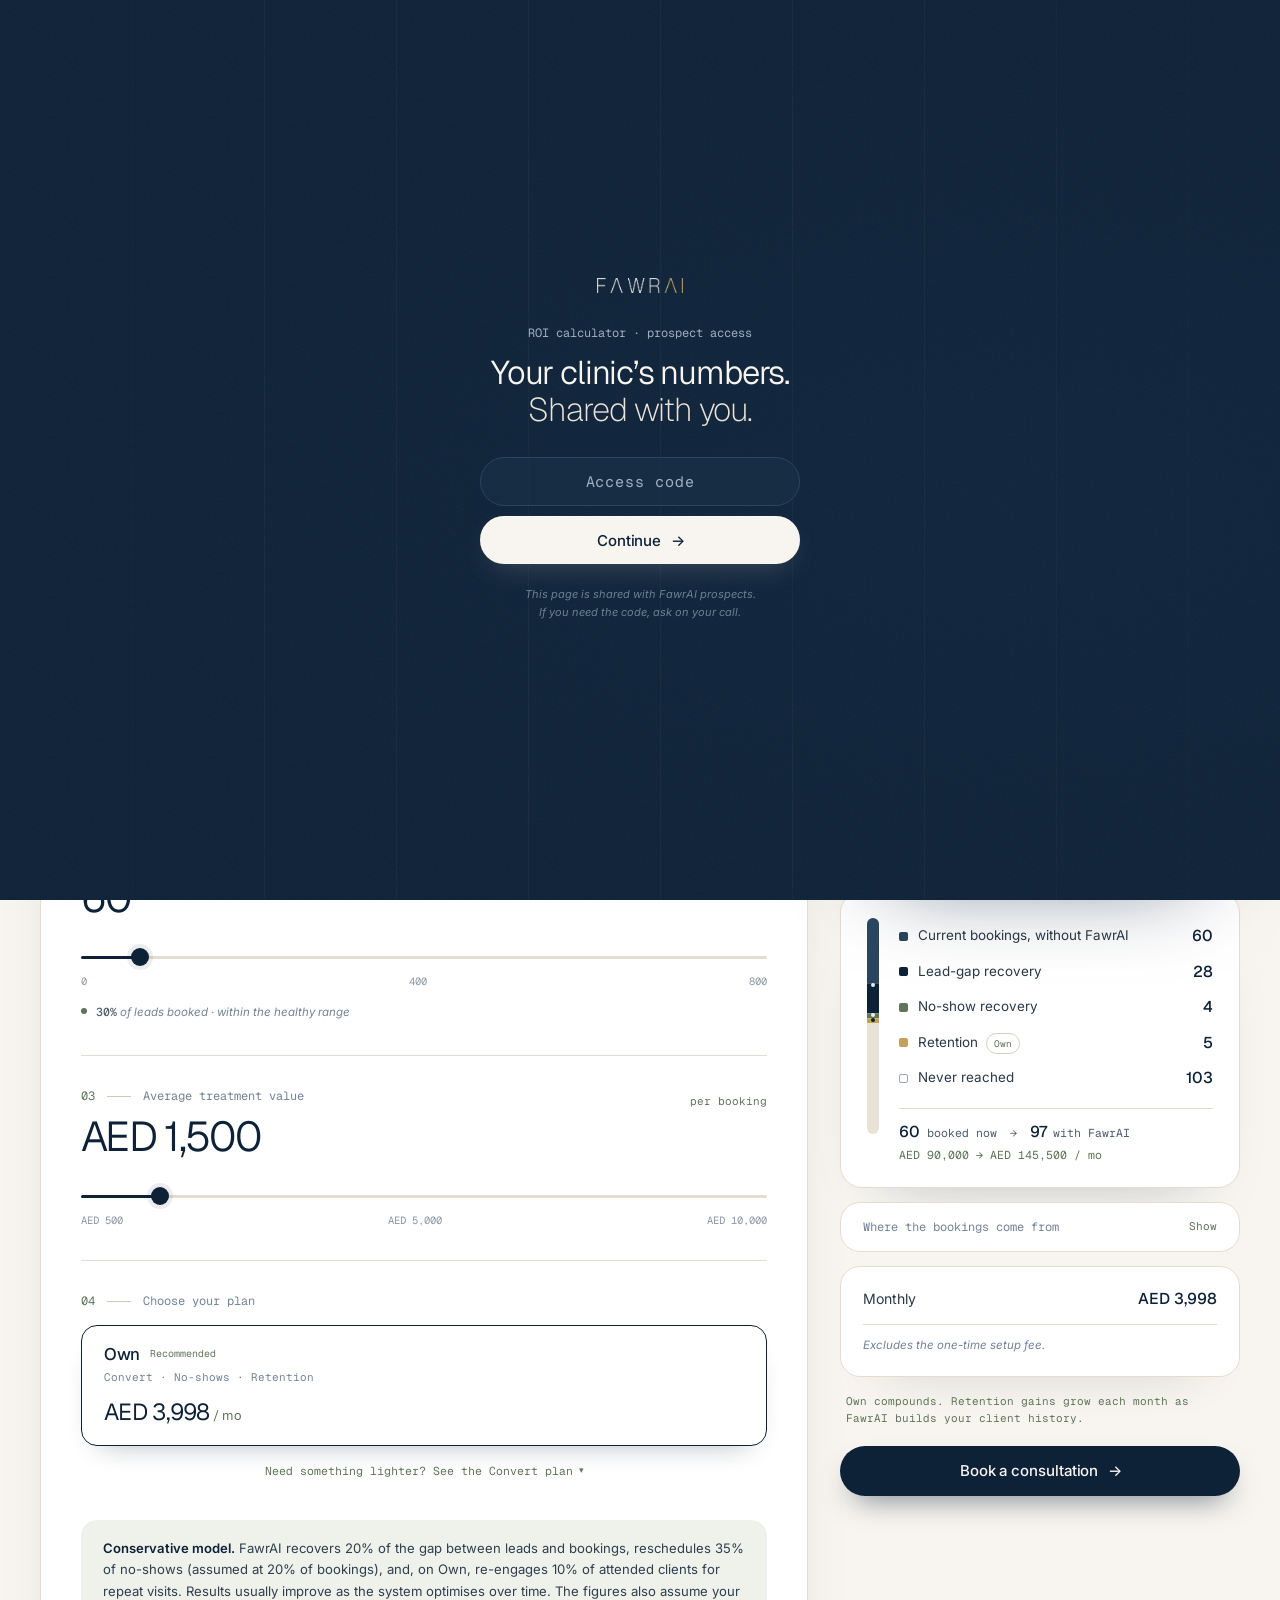
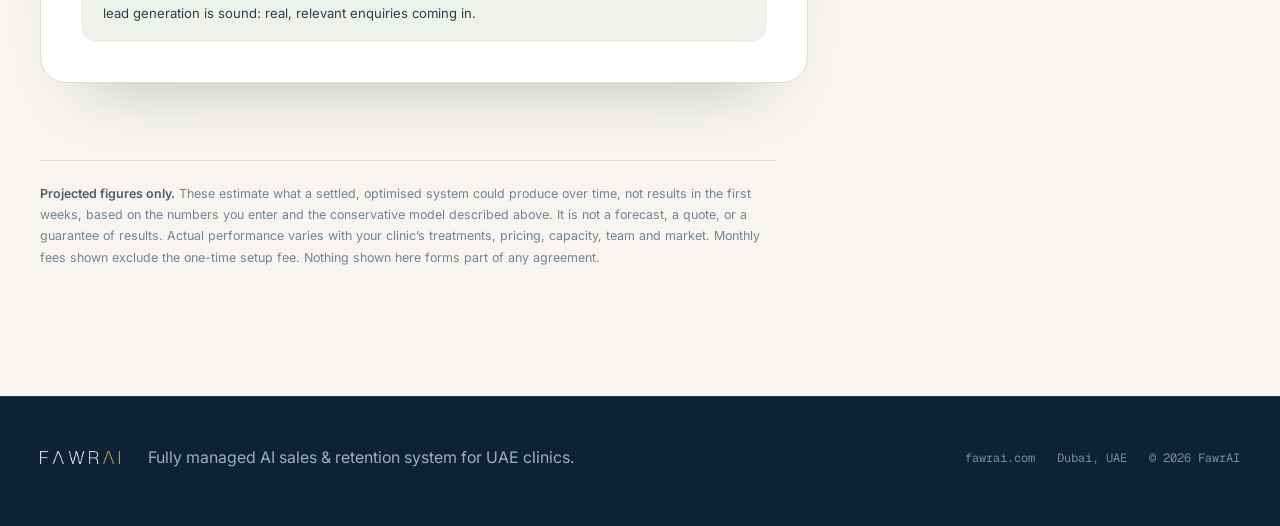
<file: index.html>
<!DOCTYPE html>
<html lang="en">
<head>
<meta charset="utf-8">
<meta name="viewport" content="width=device-width, initial-scale=1, viewport-fit=cover">
<title>FawrAI &middot; ROI calculator</title>
<meta name="robots" content="noindex">
<meta name="description" content="Model what FawrAI recovers from your clinic's own numbers: lead volume, current bookings and average treatment value.">
<meta name="theme-color" content="#0D2137">

<link rel="icon" type="image/png" href="favicon-32.png">
<link rel="icon" type="image/png" sizes="512x512" href="favicon.png">
<link rel="apple-touch-icon" href="apple-touch-icon.png">

<link rel="preconnect" href="https://fonts.googleapis.com">
<link rel="preconnect" href="https://fonts.gstatic.com" crossorigin>
<link rel="stylesheet" href="https://fonts.googleapis.com/css2?family=Geist:wght@200..500&family=Geist+Mono:wght@400;500&family=Inter:wght@400;500&display=swap">
<link rel="stylesheet" href="roi.css">
</head>
<body>

<!-- ACCESS GATE -->
<div id="roi-gate" class="gate" role="dialog" aria-modal="true" aria-labelledby="gate-title">
  <div class="gate__bg" aria-hidden="true"></div>
  <div class="gate__inner">
    <img src="logo-light-cropped.png" alt="FawrAI" width="92" height="16" class="gate__logo">
    <p class="gate__label">ROI calculator &middot; prospect access</p>
    <h1 id="gate-title" class="gate__title"><span>Your clinic&rsquo;s numbers.</span><span class="soft">Shared with you.</span></h1>
    <div class="gate__form">
      <input id="gate-pw" type="password" placeholder="Access code" autocomplete="off" aria-label="Access code">
      <div id="gate-error" class="gate__error" role="alert">That code isn&rsquo;t right. Try again.</div>
      <button id="gate-submit" type="button" class="btn btn--primary">Continue <span class="btn__arrow" aria-hidden="true">&rarr;</span></button>
    </div>
    <p class="gate__note">This page is shared with FawrAI prospects.<br>If you need the code, ask on your call.</p>
  </div>
</div>

<header class="nav" id="nav">
  <div class="nav__inner">
    <a class="nav__logo" href="https://fawrai.com/" aria-label="FawrAI home">
      <img src="logo-light-cropped.png" alt="FawrAI" width="86" height="14">
    </a>
    <a href="https://fawrai.com/" class="nav__back">&larr;&nbsp;&nbsp;fawrai.com</a>
  </div>
</header>

<main id="main">

  <section class="top" aria-labelledby="roi-title">
    <div class="wrap top__in">
      <p class="label reveal"><b>ROI</b>Calculator</p>
      <h1 id="roi-title" class="top__title reveal"><span>Honest math,</span><span class="soft">on your clinic&rsquo;s numbers.</span></h1>
      <p class="top__lead reveal">Move the three sliders. Watch the month re-sort in real time: what you already book, what FawrAI adds on top, and what never gets reached.</p>
    </div>
  </section>

  <section class="calc" aria-label="ROI calculator">
    <div class="wrap">
      <div class="calc__grid">

        <!-- INPUTS -->
        <div class="calc__inputs reveal">

          <div class="field">
            <div class="field__head">
              <div>
                <p class="label"><b>01</b>Monthly leads</p>
                <div id="leadsValue" class="field__num">200</div>
              </div>
            </div>
            <input id="leadsSlider" type="range" min="0" max="800" step="10" value="200" aria-label="Monthly leads">
            <div class="ticks"><span>0</span><span>400</span><span>800</span></div>
          </div>

          <div class="field">
            <div class="field__head">
              <div>
                <p class="label"><b>02</b>Currently booking</p>
                <div id="bookedValue" class="field__num">60</div>
              </div>
              <span class="field__unit">bookings / mo</span>
            </div>
            <input id="bookedSlider" type="range" min="0" max="800" step="5" value="60" aria-label="Current bookings per month">
            <div class="ticks"><span>0</span><span>400</span><span>800</span></div>
            <p id="healthyBadge" class="healthy">
              <span id="healthyRate">30%</span> of leads booked &middot; <span id="healthyLabel">within the healthy range</span>
            </p>
          </div>

          <div class="field">
            <div class="field__head">
              <div>
                <p class="label"><b>03</b>Average treatment value</p>
                <div class="field__num">AED&nbsp;<span id="priceValue">1,500</span></div>
              </div>
              <span class="field__unit">per booking</span>
            </div>
            <input id="priceSlider" type="range" min="500" max="10000" step="100" value="1500" aria-label="Average treatment value in AED">
            <div class="ticks"><span>AED 500</span><span>AED 5,000</span><span>AED 10,000</span></div>
          </div>

          <div class="field field--plan">
            <p class="label"><b>04</b>Choose your plan</p>
            <button id="tierOwn" class="plan active" data-tier="own" type="button">
              <span class="plan__row">
                <span class="plan__name">Own</span>
                <span class="plan__rec">Recommended</span>
              </span>
              <span class="plan__desc">Convert &middot; No-shows &middot; Retention</span>
              <span class="plan__price">AED&nbsp;<span id="tierOwnPrice" class="roi-big-num">3,998</span><i> / mo</i></span>
            </button>

            <button id="convertToggle" class="plan__toggle" type="button">
              <span>Need something lighter? See the Convert plan</span>
              <span id="convertToggleIcon" class="plan__toggle-icon">&#9662;</span>
            </button>
            <div id="convertPanel" class="plan__panel">
              <button id="tierConvert" class="plan" data-tier="convert" type="button">
                <span class="plan__row"><span class="plan__name">Convert</span></span>
                <span class="plan__desc">Lead gap &middot; No-shows</span>
                <span class="plan__price">AED&nbsp;<span id="tierConvertPrice" class="roi-big-num">3,598</span><i> / mo</i></span>
              </button>
            </div>
          </div>

          <p class="calc__model">
            <strong>Conservative model.</strong> FawrAI recovers 20% of the gap between leads and bookings, reschedules 35% of no-shows (assumed at 20% of bookings), and, on Own, re-engages 10% of attended clients for repeat visits. Results usually improve as the system optimises over time. The figures also assume your lead generation is sound: real, relevant enquiries coming in.
          </p>
        </div>

        <!-- RESULTS -->
        <aside class="calc__results" aria-label="Projected result">
          <div class="result-panel reveal">
            <p class="result-panel__k">Your projected net gain</p>
            <div class="result-panel__num">AED&nbsp;<span id="netGain" class="roi-big-num">0</span></div>
            <p class="result-panel__sub">net monthly gain after subscription</p>
            <div class="result-panel__foot">
              <p>Break-even at <strong id="breakeven">0</strong> extra bookings<span id="surplusNote">.</span></p>
              <p class="result-panel__roi"><span id="roiMultiple">0&times;</span> monthly return on the subscription.</p>
            </div>
          </div>

          <figure class="flow reveal" aria-labelledby="flow-cap">
            <div class="flow__track" role="img" aria-label="A stacked bar showing this month's leads split into what you already book, what FawrAI adds on top, and what is never reached.">
              <div class="flow__seg flow__seg--booked" id="flowBooked"></div>
              <div class="flow__seg flow__seg--gap flow__seg--worked" id="flowGap"></div>
              <div class="flow__seg flow__seg--noshow flow__seg--worked" id="flowNoshow"></div>
              <div class="flow__seg flow__seg--reten flow__seg--worked" id="flowReten"></div>
              <div class="flow__seg flow__seg--lost" id="flowLost"></div>
            </div>
            <ul class="flow__legend">
              <li><i class="sw sw--booked"></i><span>Current bookings, without FawrAI</span><b id="legBooked" class="roi-big-num">0</b></li>
              <li><i class="sw sw--gap"></i><span>Lead-gap recovery</span><b id="legGap" class="roi-big-num">0</b></li>
              <li><i class="sw sw--noshow"></i><span>No-show recovery</span><b id="legNoshow" class="roi-big-num">0</b></li>
              <li id="legRetenRow"><i class="sw sw--reten"></i><span>Retention <em>Own</em></span><b id="legReten" class="roi-big-num">0</b></li>
              <li><i class="sw sw--lost"></i><span>Never reached</span><b id="legLost" class="roi-big-num">0</b></li>
            </ul>
            <figcaption id="flow-cap" class="delta">
              <b id="beforeBookings" class="roi-big-num">0</b> booked now
              <span class="delta__arw" aria-hidden="true">&rarr;</span>
              <b id="afterBookings" class="roi-big-num">0</b> with FawrAI
              <span class="delta__rev">AED <span id="beforeRevenue" class="roi-big-num">0</span> &rarr; AED <span id="afterRevenue" class="roi-big-num">0</span> / mo</span>
            </figcaption>
          </figure>

          <div class="drawer reveal">
            <button id="breakdownToggle" class="drawer__toggle" type="button">
              <span class="drawer__k">Where the bookings come from</span>
              <span id="breakdownLabel" class="drawer__state">Show</span>
            </button>
            <div id="breakdownPanel" class="drawer__panel">
              <div class="drawer__body">
                <div class="row"><span>Lead gap recovery</span><span class="row__v">+<span id="bdGap" class="roi-big-num">0</span></span></div>
                <div class="row"><span>No-show recovery</span><span class="row__v">+<span id="bdNoshow" class="roi-big-num">0</span></span></div>
                <div id="ownRows" class="own-rows" hidden>
                  <div class="row"><span>Client retention <i class="tag-own">Own</i></span><span class="row__v">+<span id="bdRetention" class="roi-big-num">0</span></span></div>
                </div>
              </div>
            </div>
          </div>

          <div class="fees reveal">
            <div class="row"><span>Monthly</span><span class="row__v">AED <span id="feeMonthly" class="roi-big-num">0</span></span></div>
            <p class="fees__note">Excludes the one-time setup fee.</p>
          </div>

          <p id="ownNote" class="own-note" hidden>Own compounds. Retention gains grow each month as FawrAI builds your client history.</p>

          <a href="https://fawrai.com/#contact" class="btn btn--dark calc__cta reveal">Book a consultation <span class="btn__arrow" aria-hidden="true">&rarr;</span></a>
        </aside>
      </div>

      <p class="disclaimer reveal">
        <strong>Projected figures only.</strong> These estimate what a settled, optimised system could produce over time, not results in the first weeks, based on the numbers you enter and the conservative model described above. It is not a forecast, a quote, or a guarantee of results. Actual performance varies with your clinic&rsquo;s treatments, pricing, capacity, team and market. Monthly fees shown exclude the one-time setup fee. Nothing shown here forms part of any agreement.
      </p>
    </div>
  </section>
</main>

<footer class="foot">
  <div class="wrap foot__inner">
    <img src="logo-light-cropped.png" alt="FawrAI" width="80" height="13" class="foot__logo">
    <p class="foot__tag">Fully managed AI sales &amp; retention system for UAE clinics.</p>
    <p class="foot__meta">
      <a href="https://fawrai.com/">fawrai.com</a>
      <span>Dubai, UAE</span>
      <span>&copy; 2026 FawrAI</span>
    </p>
  </div>
</footer>

<script src="roi.js" defer></script>
</body>
</html>
</file>
<file: roi.css>
/* ============================================================
   FawrAI · ROI calculator
   Same system as the main site: navy rooms with a light box,
   a light room with white cards and a navy result box.
   Geist / Inter / Geist Mono.
   ============================================================ */

:root {
  --navy:     #0D2137;
  --navy-90:  #1A3149;
  --navy-80:  #2A4560;
  --paper:    #F8F5F0;
  --dim:      #9DB0C2;
  --sage:     #8A9E85;
  --sage-d:   #5E7558;
  --gold:     #D4AF6E;

  --ink:      #0D2137;
  --ink-2:    #4C5D6E;
  --ink-3:    #738397;
  --lline:    #E3DDD0;

  --f-display: 'Geist', 'Helvetica Neue', Arial, sans-serif;
  --f-body:    'Inter', 'Helvetica Neue', Arial, sans-serif;
  --f-mono:    'Geist Mono', ui-monospace, 'SFMono-Regular', Menlo, monospace;

  --t-body: clamp(0.9375rem, 0.9rem + 0.12vw, 1rem);
  --lh-body: 1.65;
  --t-mono: 12px;

  --expo: cubic-bezier(0.16, 1, 0.3, 1);
  --out:  cubic-bezier(0.22, 0.61, 0.36, 1);
}

*, *::before, *::after { box-sizing: border-box; }
html { -webkit-text-size-adjust: 100%; background: var(--navy); scroll-behavior: smooth; }
body {
  margin: 0;
  background: var(--paper);
  color: var(--ink);
  font-family: var(--f-body);
  font-size: 1rem;
  line-height: 1.6;
  -webkit-font-smoothing: antialiased;
  -moz-osx-font-smoothing: grayscale;
  text-rendering: optimizeLegibility;
}
img { display: block; max-width: 100%; height: auto; }
a { color: inherit; text-decoration: none; }
p { margin: 0; }
::selection { background: var(--gold); color: var(--navy); }

.wrap { max-width: 1320px; margin: 0 auto; padding: 0 40px; }

/* ---------- buttons ---------- */
.btn {
  display: inline-flex; align-items: center; justify-content: center; gap: 10px;
  height: 50px; padding: 0 22px 0 24px;
  border: 0; border-radius: 999px; cursor: pointer;
  font: 500 15px/1 var(--f-body);
  letter-spacing: -0.005em;
  transition: background 500ms var(--out), box-shadow 700ms var(--out);
}
.btn:focus-visible { outline: 1.5px solid var(--gold); outline-offset: 3px; }
.btn__arrow { display: inline-block; transition: transform 600ms var(--expo); }
.btn--primary {
  background: var(--paper); color: var(--navy);
  box-shadow: 0 1px 0 rgba(255,255,255,0.4) inset, 0 10px 30px -12px rgba(248,245,240,0.25);
}
.btn--dark { background: var(--navy); color: var(--paper); box-shadow: 0 14px 30px -14px rgba(13,33,55,0.7); }
@media (hover: hover) {
  .btn:hover .btn__arrow { transform: translateX(3px); }
  .btn--primary:hover { background: #FFFDF8; }
  .btn--dark:hover { background: #17304A; }
}

/* ---------- nav ---------- */
.nav {
  position: fixed; inset: 0 0 auto 0; z-index: 50;
  border-bottom: 1px solid transparent;
  transition: background 500ms var(--out), border-color 500ms var(--out);
}
.nav.is-stuck {
  background: rgba(13, 33, 55, 0.97);
  -webkit-backdrop-filter: blur(18px) saturate(125%);
  backdrop-filter: blur(18px) saturate(125%);
  border-bottom-color: rgba(157, 176, 194, 0.12);
}
.nav__inner {
  max-width: 1320px; margin: 0 auto;
  padding: 26px 40px;
  display: flex; align-items: center; gap: 40px;
  transition: padding 500ms var(--out);
}
.nav.is-stuck .nav__inner { padding-top: 16px; padding-bottom: 16px; }
.nav__logo img { width: 86px; height: auto; }
.nav__back { margin-left: auto; font-size: 13.5px; color: var(--dim); transition: color 400ms var(--out); }
.nav__back:hover { color: var(--paper); }

/* ---------- the headline treatment shared with the main site ---------- */
.label {
  display: flex; align-items: center; gap: 12px;
  font: 400 var(--t-mono)/1 var(--f-mono);
  color: var(--dim);
  margin: 0 0 28px;
}
.label b { font-weight: 400; color: var(--sage); }
.label b::after { content: ""; display: inline-block; width: 24px; height: 1px; background: var(--navy-80); margin-left: 12px; vertical-align: 3px; }
.soft { display: block; font-weight: 200; letter-spacing: -0.038em; color: #E9E3D8; margin-top: 0.06em; }

/* ---------- hero (dark room) ---------- */
.top {
  position: relative; isolation: isolate; overflow: hidden;
  background:
    radial-gradient(120% 120% at 82% 0%, #11284180 0%, transparent 60%),
    var(--navy);
  color: var(--paper);
}
.top::before, .gate__bg::after {
  content: ""; position: absolute; inset: -50%; z-index: -1; pointer-events: none;
  opacity: 0.05; mix-blend-mode: overlay;
  background-image: url("data:image/svg+xml,%3Csvg xmlns='http://www.w3.org/2000/svg' width='160' height='160'%3E%3Cfilter id='n'%3E%3CfeTurbulence type='fractalNoise' baseFrequency='0.9' numOctaves='2' stitchTiles='stitch'/%3E%3C/filter%3E%3Crect width='100%25' height='100%25' filter='url(%23n)'/%3E%3C/svg%3E");
}
.top__in { padding-top: clamp(132px, 14vw, 176px); padding-bottom: clamp(64px, 8vw, 104px); }
.top__title {
  margin: 0;
  font-family: var(--f-display); font-weight: 340;
  font-size: clamp(2.08rem, 0.92rem + 3.12vw, 3.9rem);
  line-height: 1.02; letter-spacing: -0.042em;
  color: var(--paper); text-wrap: balance;
}
.top__title span { display: block; }
.top__lead { margin-top: 30px; max-width: 34rem; font-size: var(--t-body); line-height: var(--lh-body); color: var(--dim); }

/* ---------- gate ---------- */
.gate {
  position: fixed; inset: 0; z-index: 9999;
  display: flex; align-items: center; justify-content: center;
  background:
    radial-gradient(120% 90% at 78% 55%, #11284180 0%, transparent 60%),
    var(--navy);
  color: var(--paper);
  overflow: hidden; isolation: isolate;
  transition: opacity 320ms var(--out);
}
.gate.unlocked { opacity: 0; pointer-events: none; }
.gate__bg { position: absolute; inset: 0; z-index: -1; pointer-events: none; }
.gate__bg::before {
  content: ""; position: absolute; inset: 0;
  background-image: linear-gradient(90deg, rgba(255,255,255,0.03) 1px, transparent 1px);
  background-size: 132px 100%;
  -webkit-mask-image: linear-gradient(90deg, transparent, #000 22%, #000 78%, transparent);
  mask-image: linear-gradient(90deg, transparent, #000 22%, #000 78%, transparent);
}
.gate__inner { position: relative; width: 100%; max-width: 500px; padding: 0 24px; text-align: center; }
.gate__logo { width: 86px; height: auto; margin: 0 auto 34px; opacity: 0.92; }
.gate__label { margin: 0 0 16px; font: 400 var(--t-mono)/1 var(--f-mono); color: var(--dim); }
.gate__title {
  margin: 0 0 30px;
  font-family: var(--f-display); font-weight: 340;
  font-size: clamp(1.4rem, 1.1rem + 1.2vw, 2.05rem);
  line-height: 1.08; letter-spacing: -0.036em;
  color: var(--paper); text-wrap: balance;
}
.gate__title span { display: block; }
.gate__form { display: flex; flex-direction: column; gap: 10px; max-width: 320px; margin: 0 auto; }
#gate-pw {
  width: 100%;
  font: 400 15px/1.4 var(--f-mono); letter-spacing: 0.1em; text-align: center;
  color: var(--paper);
  background: rgba(26, 49, 73, 0.6);
  border: 1px solid var(--navy-80); border-radius: 999px;
  padding: 13px 20px; outline: none;
  -webkit-appearance: none; appearance: none;
  transition: border-color 400ms var(--out), background 400ms var(--out);
}
#gate-pw::placeholder { color: var(--dim); letter-spacing: 0.06em; }
#gate-pw:focus { border-color: var(--sage); background: rgba(26, 49, 73, 0.85); }
#gate-pw.shake { animation: gate-shake 340ms var(--out); }
@keyframes gate-shake { 0%, 100% { transform: translateX(0); } 25% { transform: translateX(-8px); } 75% { transform: translateX(8px); } }
.gate__error { display: none; font: 400 11px/1.4 var(--f-mono); color: #E0A08A; }
.gate .btn { width: 100%; height: 48px; }
.gate__note { margin-top: 22px; font: italic 400 11px/1.6 var(--f-body); color: rgba(157, 176, 194, 0.65); }

/* ---------- calculator (light room) ---------- */
.calc { background: var(--paper); padding: clamp(56px, 7vw, 96px) 0 clamp(80px, 10vw, 128px); }
.calc__grid { display: grid; grid-template-columns: minmax(0, 1fr) 400px; gap: 32px; align-items: start; }

.calc .label { color: var(--ink-3); margin: 0 0 14px; }
.calc .label b { color: var(--sage-d); }
.calc .label b::after { background: #CFC7B8; }

.calc__inputs {
  background: #fff; border: 1px solid var(--lline); border-radius: 26px;
  padding: 6px 40px 40px;
  box-shadow: 0 1px 0 rgba(255,255,255,0.9) inset, 0 40px 70px -50px rgba(13, 33, 55, 0.35);
}

.field { padding: 34px 0; border-top: 1px solid var(--lline); }
.field:first-child { border-top: 0; }
.field__head { display: flex; justify-content: space-between; align-items: flex-start; gap: 20px; margin-bottom: 22px; }
.field__num {
  font-family: var(--f-display); font-weight: 340;
  font-size: 2.6rem; letter-spacing: -0.04em; line-height: 1; color: var(--ink);
}
.field__unit { font: 400 11px/1 var(--f-mono); color: var(--sage-d); white-space: nowrap; padding-top: 6px; }

/* sliders */
input[type=range] {
  -webkit-appearance: none; appearance: none;
  width: 100%; height: 3px; border-radius: 999px;
  background: linear-gradient(90deg, var(--navy) 0 var(--p, 25%), #E3DDD0 var(--p, 25%));
  outline: none; cursor: pointer; margin: 8px 0 6px;
}
input[type=range]::-webkit-slider-thumb {
  -webkit-appearance: none; width: 18px; height: 18px; border-radius: 50%;
  background: var(--navy); border: 0; cursor: pointer;
  box-shadow: 0 0 0 4px rgba(13,33,55,0.08);
  transition: box-shadow 160ms var(--out), transform 160ms var(--out);
}
input[type=range]::-moz-range-thumb {
  width: 18px; height: 18px; border-radius: 50%;
  background: var(--navy); border: 0; cursor: pointer;
  transition: box-shadow 160ms var(--out), transform 160ms var(--out);
}
input[type=range]:focus-visible::-webkit-slider-thumb { box-shadow: 0 0 0 4px rgba(212,175,110,0.45); }
input[type=range]:active::-webkit-slider-thumb { box-shadow: 0 0 0 7px rgba(13,33,55,0.12); transform: scale(1.06); }
input[type=range]:active::-moz-range-thumb { transform: scale(1.06); }
.ticks { display: flex; justify-content: space-between; margin-top: 10px; font: 400 10.5px/1 var(--f-mono); color: #8B97A5; }

.healthy {
  margin: 16px 0 0; padding-left: 15px; position: relative;
  font-size: 0.72rem; font-style: italic; line-height: 1.5; color: var(--ink-3);
}
.healthy::before {
  content: ""; position: absolute; left: 0; top: 0.5em;
  width: 6px; height: 6px; border-radius: 50%; background: var(--sage);
  transition: background 220ms var(--out);
}
.healthy #healthyRate { font-family: var(--f-mono); font-style: normal; font-weight: 500; color: var(--ink-2); }
.healthy.low::before { background: #B5554A; }
.healthy.low { color: #8f4a41; }
.healthy.healthy::before { background: var(--sage-d); }
.healthy.strong::before { background: var(--gold); }
.healthy.strong { color: #A07F3F; }

/* plan tiles */
.field--plan { padding-bottom: 6px; }
.field--plan .label { margin-bottom: 18px; }
.plan {
  display: block; width: 100%; text-align: left; font: inherit; color: inherit;
  background: #FCFAF5;
  border: 1px solid var(--lline); border-radius: 16px;
  padding: 20px 22px; cursor: pointer;
  transition: border-color 220ms var(--out), background 220ms var(--out), box-shadow 220ms var(--out);
}
.plan + .plan { margin-top: 8px; }
.plan:hover { border-color: #B9C2CC; }
.plan.active { border-color: var(--navy); background: #fff; box-shadow: 0 14px 30px -20px rgba(13,33,55,0.45); }
.plan__row { display: flex; align-items: center; gap: 10px; }
.plan__name { font: 500 1.05rem/1 var(--f-display); color: var(--ink); letter-spacing: -0.015em; }
.plan__rec { font: 400 10px/1 var(--f-mono); color: var(--sage-d); }
.plan__desc { display: block; margin: 8px 0 14px; font: 400 11px/1.4 var(--f-mono); color: var(--ink-3); }
.plan__price { display: block; font: 380 1.45rem/1.1 var(--f-display); letter-spacing: -0.03em; color: var(--ink); }
.plan__price i { font-style: normal; font-size: 0.82rem; color: var(--sage-d); font-weight: 400; letter-spacing: 0; }
.plan__toggle {
  display: flex; align-items: center; justify-content: center; gap: 6px;
  width: 100%; background: none; border: 0; cursor: pointer;
  padding: 16px 4px 4px;
  font: 400 11.5px/1.5 var(--f-mono); color: var(--sage-d); text-align: center;
}
.plan__toggle:hover { color: var(--ink); }
.plan__toggle-icon { flex: none; font-size: 9px; transition: transform 220ms var(--out); }
.plan__toggle.open .plan__toggle-icon { transform: rotate(180deg); }
.plan__panel { max-height: 0; overflow: hidden; transition: max-height 380ms var(--out); }
.plan__panel.open { max-height: 260px; }
.plan__panel .plan { margin-top: 4px; }

.calc__model {
  margin: 30px 0 0; padding: 18px 22px;
  background: #EEF2EB; border-radius: 16px;
  font-size: 0.82rem; line-height: 1.65; color: #2F3E4D;
}
.calc__model strong { color: var(--ink); font-weight: 600; }

/* ---------- results ---------- */
.calc__results { position: sticky; top: 88px; display: flex; flex-direction: column; gap: 14px; }

.result-panel {
  position: relative; overflow: hidden;
  background:
    radial-gradient(80% 100% at 100% 0%, rgba(212, 175, 110, 0.13), transparent 55%),
    var(--navy);
  color: var(--paper);
  border-radius: 26px; padding: 32px 32px 28px;
  box-shadow: 0 50px 90px -50px rgba(13, 33, 55, 0.65);
}
.result-panel__k { margin-bottom: 14px; font: 400 var(--t-mono)/1 var(--f-mono); color: var(--dim); }
.result-panel__num {
  font-family: var(--f-display); font-weight: 340;
  font-size: clamp(2.5rem, 2rem + 1.8vw, 3.3rem);
  letter-spacing: -0.04em; line-height: 1; color: var(--paper);
}
.result-panel__sub { margin-top: 10px; font: 400 11px/1.4 var(--f-mono); color: var(--dim); }
.result-panel__foot { margin-top: 22px; padding-top: 20px; border-top: 1px solid var(--navy-80); }
.result-panel__foot p { font-size: 0.85rem; color: var(--dim); }
.result-panel__foot strong { color: var(--gold); font-weight: 500; }
.result-panel__roi { margin-top: 6px; font: 400 11px/1.4 var(--f-mono) !important; color: rgba(157, 176, 194, 0.7) !important; }

/* the month, re-sorted live */
.flow {
  margin: 0; padding: 26px 26px 22px;
  background: #fff; border: 1px solid var(--lline); border-radius: 22px;
  display: grid; grid-template-columns: 12px 1fr; gap: 0 20px;
  box-shadow: 0 1px 0 rgba(255,255,255,0.9) inset, 0 34px 60px -48px rgba(13, 33, 55, 0.35);
}
.flow__track {
  grid-row: 1 / 3;
  width: 12px; height: 216px; border-radius: 999px;
  background: #E9E3D6; overflow: hidden;
  display: flex; flex-direction: column;
}
.flow__seg { flex-grow: 0; flex-basis: 0; min-height: 0; width: 100%; position: relative; transition: flex-grow 420ms var(--out); }
.flow__seg + .flow__seg { box-shadow: inset 0 1px 0 rgba(255,255,255,0.22); }
.flow__seg--lost + .flow__seg, .flow__seg + .flow__seg--lost { box-shadow: none; }
.flow__seg--booked { background: var(--navy-80); }
.flow__seg--gap    { background: var(--navy); }
.flow__seg--noshow { background: var(--sage-d); }
.flow__seg--reten  { background: #C59F5D; }
.flow__seg--lost   { background: transparent; }
.flow__seg--worked::after {
  content: ""; position: absolute; left: 50%; width: 4px; height: 4px;
  margin-left: -2px; border-radius: 50%;
  background: rgba(255,255,255,0.9);
  animation: flow-drift 2.6s linear infinite;
}
.flow__seg--noshow::after { animation-duration: 3.1s; animation-delay: -0.8s; }
.flow__seg--reten::after  { animation-duration: 3.6s; animation-delay: -1.6s; background: var(--navy); }
@keyframes flow-drift {
  0%   { top: -20%; opacity: 0; }
  15%  { opacity: 1; }
  85%  { opacity: 1; }
  100% { top: 120%; opacity: 0; }
}
.flow__legend { grid-column: 2; list-style: none; margin: 0; padding: 0; align-self: start; }
.flow__legend li { display: flex; align-items: center; gap: 10px; padding: 7px 0; font-size: 0.84rem; color: #2B3947; }
.flow__legend li[hidden] { display: none; }
.flow__legend em {
  font: 400 9.5px/1 var(--f-mono); font-style: normal; color: var(--sage-d);
  border: 1px solid #D6CEBE; border-radius: 999px; padding: 3px 7px; margin-left: 4px;
}
.flow__legend b { margin-left: auto; font: 500 0.98rem/1 var(--f-display); color: var(--ink); letter-spacing: -0.01em; }
.sw { width: 9px; height: 9px; border-radius: 2px; flex: none; }
.sw--booked { background: var(--navy-80); }
.sw--gap    { background: var(--navy); }
.sw--noshow { background: var(--sage-d); }
.sw--reten  { background: #C59F5D; }
.sw--lost   { background: transparent; border: 1px solid #9AA7B5; }
.delta {
  grid-column: 2; margin: 12px 0 0; padding-top: 14px;
  border-top: 1px solid var(--lline);
  font: 400 11.5px/1.7 var(--f-mono); color: var(--ink-2);
}
.delta b { font: 500 0.98rem/1 var(--f-display); color: var(--ink); letter-spacing: -0.01em; }
.delta__arw { margin: 0 6px; color: var(--sage-d); }
.delta__rev { display: block; color: var(--sage-d); margin-top: 3px; }

/* drawer + fees */
.drawer, .fees {
  background: #fff; border: 1px solid var(--lline); border-radius: 20px;
  box-shadow: 0 1px 0 rgba(255,255,255,0.9) inset, 0 30px 50px -44px rgba(13, 33, 55, 0.3);
}
.drawer__toggle {
  display: flex; justify-content: space-between; align-items: center;
  width: 100%; background: none; border: 0; cursor: pointer;
  padding: 18px 22px; font: inherit; text-align: left; color: inherit;
}
.drawer__k { font: 400 var(--t-mono)/1 var(--f-mono); color: var(--ink-3); }
.drawer__state { font: 400 11px/1 var(--f-mono); color: var(--sage-d); }
.drawer__panel { max-height: 0; overflow: hidden; transition: max-height 380ms var(--out); }
.drawer__panel.open { max-height: 260px; }
.drawer__body { padding: 0 22px 8px; border-top: 1px solid var(--lline); }
.fees { padding: 8px 22px; }
.row {
  display: flex; justify-content: space-between; align-items: center;
  padding: 13px 0; border-bottom: 1px solid var(--lline);
  font-size: 0.88rem; color: #2B3947;
}
.row:last-child { border-bottom: 0; }
.row i { font: 400 11px/1 var(--f-mono); font-style: normal; color: var(--sage-d); }
.row__v { font: 500 0.98rem/1 var(--f-display); color: var(--ink); }
.tag-own {
  font: 400 9.5px/1 var(--f-mono); font-style: normal; color: var(--sage-d);
  border: 1px solid #D6CEBE; border-radius: 999px; padding: 3px 7px; margin-left: 6px; vertical-align: middle;
}
.fees__note { margin: 0; padding: 12px 0 14px; font: italic 400 11.5px/1.5 var(--f-body); color: var(--ink-3); }
.own-rows { max-height: 0; overflow: hidden; transition: max-height 380ms var(--out); }
.own-rows.open { max-height: 120px; }
.own-note {
  margin: 2px 6px 0; font: 400 11px/1.6 var(--f-mono); color: var(--sage-d);
  opacity: 0; transform: translateY(-6px);
  transition: opacity 320ms var(--out), transform 320ms var(--out);
}
.own-note.show { opacity: 1; transform: none; }
.calc__cta { width: 100%; margin-top: 4px; }

.roi-big-num { display: inline-block; }
.roi-big-num.pulse { animation: roi-num-pulse 320ms var(--out); }
@keyframes roi-num-pulse { 0% { transform: scale(1); } 40% { transform: scale(1.04); color: var(--gold); } 100% { transform: scale(1); } }

.disclaimer {
  max-width: 46rem; margin-top: clamp(48px, 6vw, 80px); padding-top: 22px;
  border-top: 1px solid var(--lline);
  font-size: 0.78rem; line-height: 1.7; color: var(--ink-3);
}
.disclaimer strong { color: var(--ink-2); font-weight: 600; }

/* ---------- footer (dark room) ---------- */
.foot { background: var(--navy); border-top: 1px solid rgba(42, 69, 96, 0.6); padding: 48px 0 56px; }
.foot__inner { display: flex; align-items: center; gap: 28px; flex-wrap: wrap; }
.foot__logo { width: 80px; }
.foot__tag { color: var(--dim); font-size: var(--t-body); }
.foot__meta { margin-left: auto; display: flex; gap: 22px; flex-wrap: wrap; font: 400 var(--t-mono)/1 var(--f-mono); color: rgba(157, 176, 194, 0.75); }
.foot__meta a:hover { color: var(--paper); }

/* ---------- reveal ---------- */
.js .reveal { opacity: 0; transform: translate3d(0, 18px, 0); transition: opacity 1000ms var(--expo), transform 1200ms var(--expo); }
.js .reveal.in { opacity: 1; transform: none; }

/* ---------- responsive ---------- */
@media (max-width: 1080px) {
  .calc__grid { grid-template-columns: minmax(0, 1fr) 360px; }
}
@media (max-width: 920px) {
  .wrap { padding: 0 20px; }
  .nav__inner { padding: 20px; }
  .calc__grid { grid-template-columns: 1fr; gap: 20px; }
  .calc__results { position: static; }
  .calc__inputs { padding: 4px 22px 26px; border-radius: 22px; }
  .field { padding: 28px 0; }
  .field__num { font-size: 2.2rem; }
  .result-panel { padding: 28px 24px 24px; border-radius: 22px; }
  .foot__meta { margin-left: 0; }
}
@media (max-width: 520px) {
  .field__head { flex-wrap: wrap; }
  .flow { padding: 22px 20px 18px; }
}

@media (prefers-reduced-motion: reduce) {
  html { scroll-behavior: auto; }
  .js .reveal { opacity: 1; transform: none; transition: none; }
  .flow__seg--worked::after { animation: none; display: none; }
}
</file>
